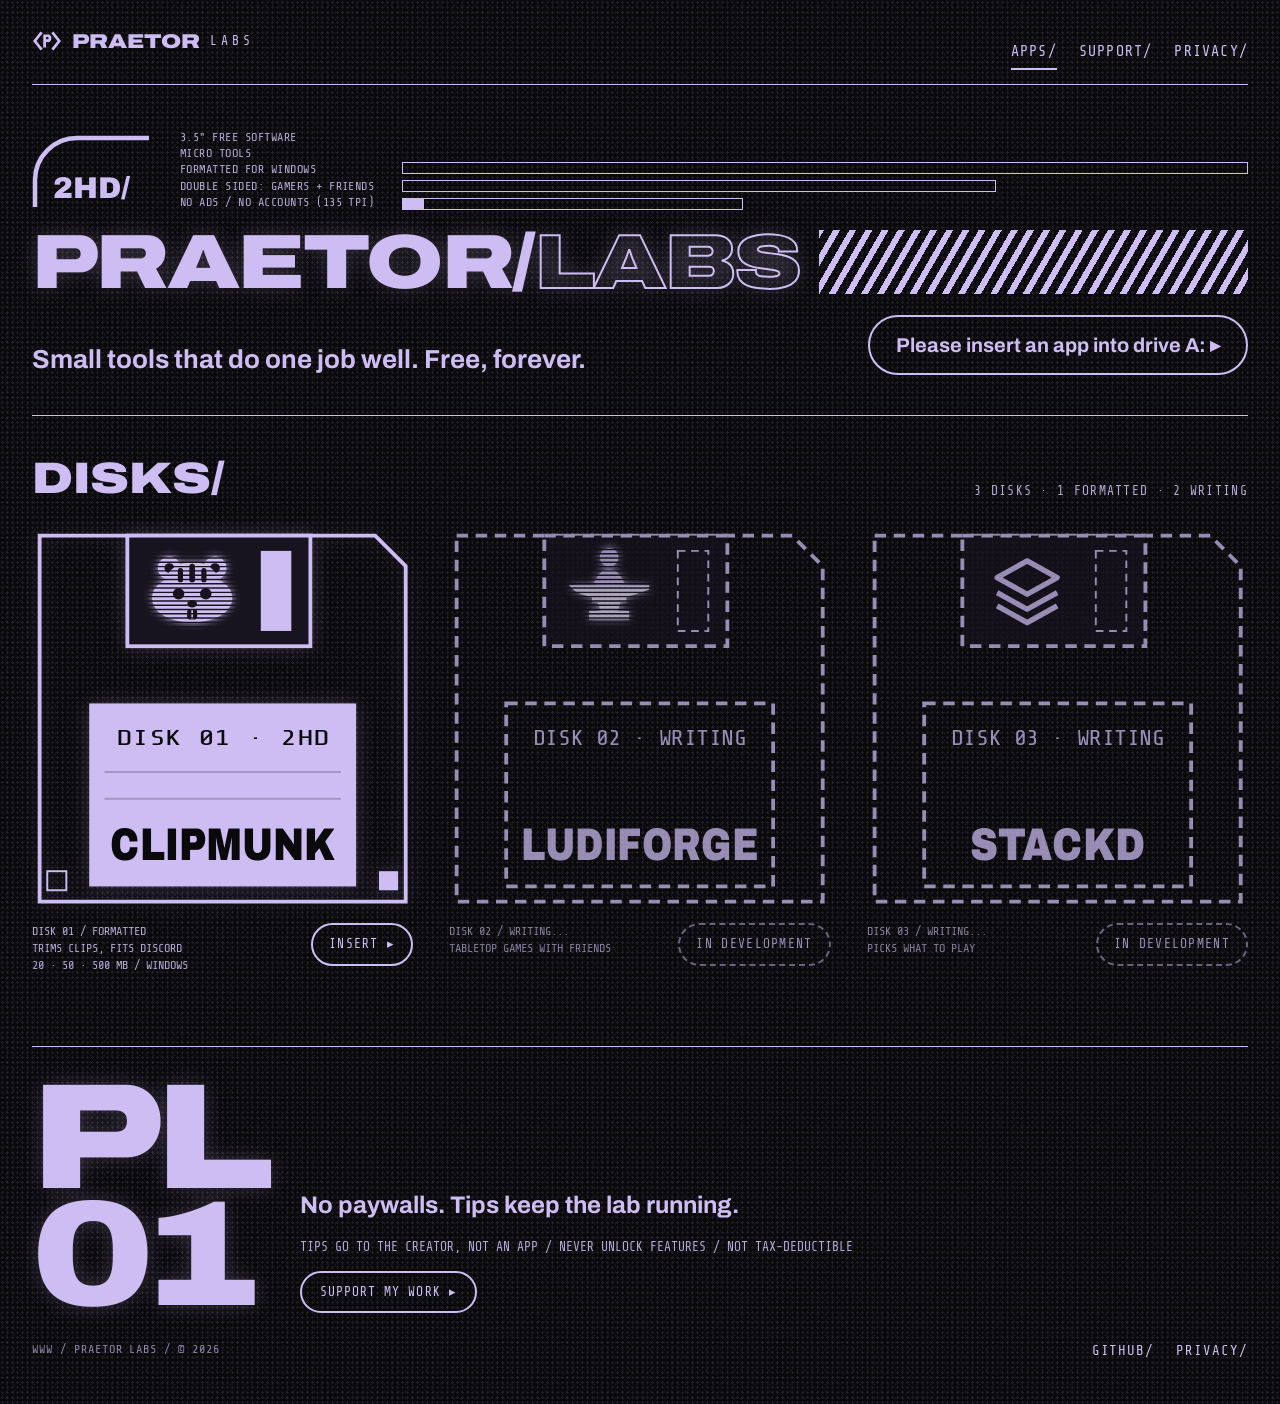
<file: index.html>
<!doctype html>
<html lang="en">
<head>
<meta charset="utf-8">
<meta name="viewport" content="width=device-width, initial-scale=1">
<title>Praetor Labs · Free Apps for Gamers</title>
<meta name="description" content="Free apps for gamers and friends, like Clipmunk, a free Discord video compressor and clip trimmer for Windows. No ads, no accounts, no paywalls.">
<meta name="theme-color" content="#0A090C">
<meta property="og:type" content="website">
<meta property="og:site_name" content="Praetor Labs">
<meta property="og:title" content="Praetor Labs">
<meta property="og:description" content="Free apps for gamers and friends, like Clipmunk, a free Discord video compressor and clip trimmer for Windows. No ads, no accounts, no paywalls.">
<meta property="og:url" content="https://praetorlabshq.com/">
<meta property="og:image" content="https://praetorlabshq.com/assets/img/share.png">
<meta property="og:image:width" content="1200">
<meta property="og:image:height" content="630">
<meta name="twitter:card" content="summary_large_image">
<link rel="canonical" href="https://praetorlabshq.com/">
<link rel="icon" type="image/svg+xml" href="/assets/img/favicon.svg">
<link rel="icon" type="image/png" sizes="32x32" href="/assets/img/favicon-32.png">
<link rel="apple-touch-icon" sizes="180x180" href="/assets/img/apple-touch-icon.png">
<link rel="stylesheet" href="/assets/css/site.css">
<style>
body{margin:0;background:#0A090C}
a{color:#CDBDF2}
.h-disk:hover .h-ins{background:#CDBDF2 !important;color:#0A090C !important}
.h-cta:hover{background:#CDBDF2 !important;color:#0A090C !important}
.h-nav a:hover{border-bottom-color:#CDBDF2 !important}
a:focus-visible{outline:2px solid #CDBDF2;outline-offset:3px}
@keyframes hm14{from{transform:translateX(0)}to{transform:translateX(16.166px)}}
@keyframes hb{50%{opacity:0}}
@keyframes hled{0%,60%,100%{opacity:1}30%,80%{opacity:.25}}
@keyframes hgrow{0%{width:6%}100%{width:100%}}
.h-disk{transition:transform .2s ease}.h-disk:hover{transform:translateY(-5px)}
@media (prefers-reduced-motion: reduce){*{animation:none !important;transition:none !important}}
</style>
<script type="application/ld+json">
{
  "@context": "https://schema.org",
  "@graph": [
    {
      "@type": "Organization",
      "name": "Praetor Labs",
      "url": "https://praetorlabshq.com/",
      "logo": "https://praetorlabshq.com/assets/img/apple-touch-icon.png",
      "sameAs": [
        "https://github.com/PraetorLabs01",
        "https://ko-fi.com/praetorlabs"
      ],
      "@id": "https://praetorlabshq.com/#org"
    },
    {
      "@type": "WebSite",
      "name": "Praetor Labs",
      "url": "https://praetorlabshq.com/",
      "publisher": {
        "@id": "https://praetorlabshq.com/#org"
      }
    }
  ]
}
</script>
</head>
<body>
<div style="background-color: #0A090C; background-image: radial-gradient(#CDBDF21C 1px, transparent 1.3px), radial-gradient(#CDBDF20E 1px, transparent 1.2px); background-size: 5px 5px, 7px 7px; background-position: 0 0, 3px 2px; color: #CDBDF2; font-family: 'Share Tech Mono', ui-monospace, monospace; font-size: 15px; line-height: 1.4; min-height: 100vh">
  <div style="max-width: 1240px; margin: 0 auto; padding: 0 32px">

    <header style="display: flex; flex-wrap: wrap; align-items: baseline; justify-content: space-between; gap: 18px; padding: 26px 0 14px; border-bottom: 1px solid #CDBDF2">
      <a href="/" style="display: flex; align-items: center; gap: 10px; text-decoration: none">
        <svg viewBox="0 0 48 48" width="30" height="30" aria-hidden="true"><path d="M14 12L4.5 24L14 36M34 12L43.5 24L34 36" fill="none" stroke="#CDBDF2" stroke-width="4.5" stroke-linecap="square"></path><path fill-rule="evenodd" d="M18 13.5H27.75L30.75 16.5V22.5L27.75 25.5H22.5V34.5H18ZM22.5 17.75V21.25H26.25V17.75Z" fill="#CDBDF2"></path></svg>
        <span style="font-family: 'Archivo', sans-serif; font-stretch: 125%; font-weight: 900; font-size: 20px">PRAETOR</span><span style="font-size: 13px; letter-spacing: .3em">LABS</span>
      </a>
      <nav class="h-nav" aria-label="Main" style="display: flex; gap: 22px; font-size: 15px; letter-spacing: .08em">
        <a href="/" aria-current="page" style="text-decoration: none; border-bottom: 2px solid #CDBDF2; padding: 6px 0">APPS/</a>
        <a href="/support.html" style="text-decoration: none; border-bottom: 2px solid transparent; padding: 6px 0">SUPPORT/</a>
        <a href="/privacy.html" style="text-decoration: none; border-bottom: 2px solid transparent; padding: 6px 0">PRIVACY/</a>
      </nav>
    </header>

    <section style="position: relative; display: flex; flex-direction: column; padding: 44px 0 40px">
      <div style="display: flex; flex-wrap: wrap; gap: 28px; align-items: end; margin-bottom: 18px">
        <svg viewBox="0 0 80 50" width="120" height="75" aria-hidden="true"><path d="M2 48V30A28 28 0 0 1 30 2H78" fill="none" stroke="#CDBDF2" stroke-width="3"></path><text x="14" y="42" font-family="Archivo, sans-serif" font-weight="900" font-size="20" fill="#CDBDF2">2HD/</text></svg>
        <div style="font-size: 12px; line-height: 1.35; letter-spacing: .04em; color: #B4A8D4">3.5" FREE SOFTWARE<br>MICRO TOOLS<br>FORMATTED FOR WINDOWS<br>DOUBLE SIDED: GAMERS + FRIENDS<br>NO ADS / NO ACCOUNTS (135 TPI)</div>
        <div style="flex: 1; min-width: 240px; display: flex; flex-direction: column; gap: 6px">
          <span style="height: 10px; border: 1px solid #CDBDF2"></span><span style="height: 10px; border: 1px solid #CDBDF2; width: 70%"></span><span style="position: relative; height: 10px; border: 1px solid #CDBDF2; width: 40%; overflow: hidden"><span style="position: absolute; left: 0; top: 0; bottom: 0; width: 6%; background: #CDBDF2; animation: hgrow 2.8s ease-in-out infinite alternate"></span></span>
        </div>
      </div>
      <div style="display: flex; align-items: center; gap: 18px">
        <h1 style="margin: 0; white-space: nowrap; font-family: 'Archivo', sans-serif; font-stretch: 125%; font-weight: 900; font-size: clamp(28px, 6vw, 88px); line-height: .9; letter-spacing: -.02em; text-shadow: 0 0 22px #CDBDF233">PRAETOR/<span style="color: transparent; -webkit-text-stroke: 2px #CDBDF2">LABS</span></h1>
        <span aria-hidden="true" style="flex: 1 1 0; min-width: 0; height: 64px; position: relative; overflow: hidden"><span style="position: absolute; top: 0; bottom: 0; left: -24px; right: -24px; background: repeating-linear-gradient(-60deg, #CDBDF2 0 6px, transparent 6px 14px); animation: hm14 1.2s linear infinite"></span></span>
      </div>
      <div style="display: flex; flex-wrap: wrap; justify-content: space-between; align-items: end; gap: 24px; margin-top: 18px">
        <p style="margin: 0; font-family: 'Archivo', sans-serif; font-weight: 700; font-size: 26px; line-height: 1.2; max-width: 22em">Small tools that do one job well. Free, forever.</p>
        <a class="h-cta" href="#apps" style="font-family: 'Archivo', sans-serif; font-weight: 700; font-size: 20px; text-decoration: none; border: 2px solid #CDBDF2; border-radius: 99px; padding: 14px 26px">Please insert an app into drive A: <span style="display: inline-block; animation: hb 1s steps(1) infinite">▸</span></a>
      </div>
    </section>

    <section id="apps" style="border-top: 1px solid #CDBDF2; padding-top: 40px">
      <div style="display: flex; justify-content: space-between; align-items: end; margin-bottom: 28px"><h2 style="margin: 0; font-family: 'Archivo', sans-serif; font-stretch: 125%; font-weight: 900; font-size: 44px; line-height: 1">DISKS/</h2><span style="font-size: 13px; letter-spacing: .1em; color: #B4A8D4">3 DISKS · 1 FORMATTED · 2 WRITING</span></div>
      <div style="display: grid; grid-template-columns: repeat(auto-fit, minmax(320px, 1fr)); gap: 36px">

        <a class="h-disk" href="/clipmunk/" style="display: flex; flex-direction: column; gap: 14px; text-decoration: none">
          <svg viewBox="0 0 200 200" style="width: 100%; height: auto; filter: drop-shadow(0 0 10px #CDBDF233)" aria-hidden="true"><path d="M4 4H180L196 20V196H4Z" fill="none" stroke="#CDBDF2" stroke-width="2"></path><rect x="50" y="4" width="96" height="58" fill="#17141F" stroke="#CDBDF2" stroke-width="2"></rect><g transform="translate(60 9) scale(.75)"><g style="filter: drop-shadow(0 0 3px #CDBDF2)"><circle cx="16" cy="16" r="8" fill="#CDBDF2"></circle><circle cx="48" cy="16" r="8" fill="#CDBDF2"></circle><circle cx="16" cy="16" r="3.4" fill="#17141F"></circle><circle cx="48" cy="16" r="3.4" fill="#17141F"></circle><path d="M32 12c10 0 17 5 18.5 12.5 6 2.2 9.5 7 9.5 12.5 0 10-12 17-28 17S4 47 4 37c0-5.5 3.5-10.3 9.5-12.5C15 17 22 12 32 12z" fill="#CDBDF2"></path><rect x="30" y="13" width="4" height="13" rx="2" fill="#17141F"></rect><rect x="22" y="16" width="3.6" height="10" rx="1.8" fill="#17141F"></rect><rect x="38.4" y="16" width="3.6" height="10" rx="1.8" fill="#17141F"></rect><circle cx="22.5" cy="34" r="4" fill="#17141F"></circle><circle cx="41.5" cy="34" r="4" fill="#17141F"></circle><ellipse cx="32" cy="41" rx="3.4" ry="2.6" fill="#17141F"></ellipse><rect x="28.5" y="45" width="7" height="7" rx="1.5" fill="#17141F"></rect><rect x="31.4" y="45" width="1.2" height="7" fill="#CDBDF2"></rect></g><path d="M0 3H64M0 6H64M0 9H64M0 12H64M0 15H64M0 18H64M0 21H64M0 24H64M0 27H64M0 30H64M0 33H64M0 36H64M0 39H64M0 42H64M0 45H64M0 48H64M0 51H64M0 54H64M0 57H64M0 60H64" stroke="#17141F" stroke-width="1"></path></g><rect x="120" y="12" width="16" height="42" fill="#CDBDF2"></rect><rect x="30" y="92" width="140" height="96" fill="#CDBDF2"></rect><path d="M38 128H162M38 142H162" stroke="#0A090C" stroke-opacity=".22"></path><text x="100" y="114" text-anchor="middle" font-family="Share Tech Mono, monospace" font-size="11" textLength="112" lengthAdjust="spacingAndGlyphs" fill="#0A090C">DISK 01 · 2HD</text><text x="100" y="174" text-anchor="middle" font-family="Archivo, sans-serif" font-weight="900" font-size="24" textLength="118" lengthAdjust="spacingAndGlyphs" fill="#0A090C">CLIPMUNK</text><rect x="8" y="180" width="10" height="10" fill="none" stroke="#CDBDF2"></rect><rect x="182" y="180" width="10" height="10" fill="#CDBDF2"></rect></svg>
          <div style="display: flex; justify-content: space-between; align-items: start; gap: 14px">
            <div style="font-size: 12px; line-height: 1.4; color: #B4A8D4">DISK 01 / FORMATTED<br>TRIMS CLIPS, FITS DISCORD<br>20 · 50 · 500 MB / WINDOWS</div>
            <span class="h-ins" style="padding: 10px 16px; border: 2px solid #CDBDF2; border-radius: 99px; font-size: 13px; letter-spacing: .1em">INSERT ▸</span>
          </div>
        </a>

        <div style="display: flex; flex-direction: column; gap: 14px; opacity: .72">
          <svg viewBox="0 0 200 200" style="width: 100%; height: auto" aria-hidden="true"><path d="M4 4H180L196 20V196H4Z" fill="none" stroke="#CDBDF2" stroke-width="2" stroke-dasharray="6 4"></path><rect x="50" y="4" width="96" height="58" fill="#17141F" stroke="#CDBDF2" stroke-width="2" stroke-dasharray="6 4"></rect><g transform="translate(60 9) scale(.75)"><g style="filter: drop-shadow(0 0 3px #CDBDF2)"><circle cx="32" cy="8.5" r="6.5" fill="#CDBDF2"></circle><path d="M21 27.2C24 20.5 27 17 32 17C37 17 40 20.5 43 27.2Z" fill="#CDBDF2"></path><path d="M4 28H60V31C54 33 50 35 44 36V40H20V36C12 35 7 32 4 28Z" fill="#E4DAFA"></path><path d="M24 40H40L38 46H26Z" fill="#E4DAFA"></path><path d="M18 46H46V52H18Z" fill="#E4DAFA"></path></g><path d="M0 3H64M0 6H64M0 9H64M0 12H64M0 15H64M0 18H64M0 21H64M0 24H64M0 27H64M0 30H64M0 33H64M0 36H64M0 39H64M0 42H64M0 45H64M0 48H64M0 51H64M0 54H64M0 57H64M0 60H64" stroke="#17141F" stroke-width="1"></path></g><rect x="120" y="12" width="16" height="42" fill="none" stroke="#CDBDF2" stroke-dasharray="4 3"></rect><rect x="30" y="92" width="140" height="96" fill="none" stroke="#CDBDF2" stroke-width="2" stroke-dasharray="6 4"></rect><text x="100" y="114" text-anchor="middle" font-family="Share Tech Mono, monospace" font-size="11" textLength="112" lengthAdjust="spacingAndGlyphs" fill="#CDBDF2">DISK 02 · WRITING</text><text x="100" y="174" text-anchor="middle" font-family="Archivo, sans-serif" font-weight="900" font-size="24" textLength="124" lengthAdjust="spacingAndGlyphs" fill="#CDBDF2">LUDIFORGE</text></svg>
          <div style="display: flex; justify-content: space-between; align-items: start; gap: 14px">
            <div style="font-size: 12px; line-height: 1.4; color: #B4A8D4">DISK 02 / WRITING...<br>TABLETOP GAMES WITH FRIENDS</div>
            <span style="padding: 10px 16px; border: 2px dashed #8F84AA; border-radius: 99px; font-size: 13px; letter-spacing: .1em">IN DEVELOPMENT</span>
          </div>
        </div>

        <div style="display: flex; flex-direction: column; gap: 14px; opacity: .72">
          <svg viewBox="0 0 200 200" style="width: 100%; height: auto" aria-hidden="true"><path d="M4 4H180L196 20V196H4Z" fill="none" stroke="#CDBDF2" stroke-width="2" stroke-dasharray="6 4"></path><rect x="50" y="4" width="96" height="58" fill="#17141F" stroke="#CDBDF2" stroke-width="2" stroke-dasharray="6 4"></rect><g transform="translate(63 12) scale(1.75)" fill="none" stroke="#CDBDF2" stroke-width="1.6" stroke-linejoin="round"><path d="M12 3l9 5-9 5-9-5z"></path><path d="M3 12.5l9 5 9-5M3 16.5l9 5 9-5"></path></g><rect x="120" y="12" width="16" height="42" fill="none" stroke="#CDBDF2" stroke-dasharray="4 3"></rect><rect x="30" y="92" width="140" height="96" fill="none" stroke="#CDBDF2" stroke-width="2" stroke-dasharray="6 4"></rect><text x="100" y="114" text-anchor="middle" font-family="Share Tech Mono, monospace" font-size="11" textLength="112" lengthAdjust="spacingAndGlyphs" fill="#CDBDF2">DISK 03 · WRITING</text><text x="100" y="174" text-anchor="middle" font-family="Archivo, sans-serif" font-weight="900" font-size="24" textLength="92" lengthAdjust="spacingAndGlyphs" fill="#CDBDF2">STACKD</text></svg>
          <div style="display: flex; justify-content: space-between; align-items: start; gap: 14px">
            <div style="font-size: 12px; line-height: 1.4; color: #B4A8D4">DISK 03 / WRITING...<br>PICKS WHAT TO PLAY</div>
            <span style="padding: 10px 16px; border: 2px dashed #8F84AA; border-radius: 99px; font-size: 13px; letter-spacing: .1em">IN DEVELOPMENT</span>
          </div>
        </div>
      </div>
    </section>

    <section style="margin-top: 72px; display: grid; grid-template-columns: auto 1fr; gap: 32px; align-items: end; border-top: 1px solid #CDBDF2; padding-top: 32px">
      <div aria-hidden="true" style="font-family: 'Archivo', sans-serif; font-stretch: 125%; font-weight: 900; font-size: 150px; line-height: .78; letter-spacing: -.04em; text-shadow: 0 0 22px #CDBDF233">PL<br>01</div>
      <div style="display: flex; flex-direction: column; gap: 14px">
        <div style="font-family: 'Archivo', sans-serif; font-weight: 700; font-size: 24px">No paywalls. Tips keep the lab running.</div>
        <div style="font-size: 13px; line-height: 1.5; color: #B4A8D4">TIPS GO TO THE CREATOR, NOT AN APP / NEVER UNLOCK FEATURES / NOT TAX-DEDUCTIBLE</div>
        <div style="display: flex; gap: 12px; font-size: 13px; letter-spacing: .08em"><a href="/support.html" class="h-cta" style="padding: 10px 18px; border: 2px solid #CDBDF2; border-radius: 99px; text-decoration: none">SUPPORT MY WORK ▸</a></div>
      </div>
    </section>

    <footer style="display: flex; flex-wrap: wrap; justify-content: space-between; gap: 18px; padding: 28px 0 44px; font-size: 12px; letter-spacing: .08em; color: #8F84AA">
      <span>WWW / PRAETOR LABS / © 2026</span>
      <span style="display: flex; gap: 22px; font-size: 14px"><a href="https://github.com/PraetorLabs01" style="text-decoration: none">GITHUB/</a><a href="/privacy.html" style="text-decoration: none">PRIVACY/</a></span>
    </footer>
  </div>
</div>
</body>
</html>
</file>
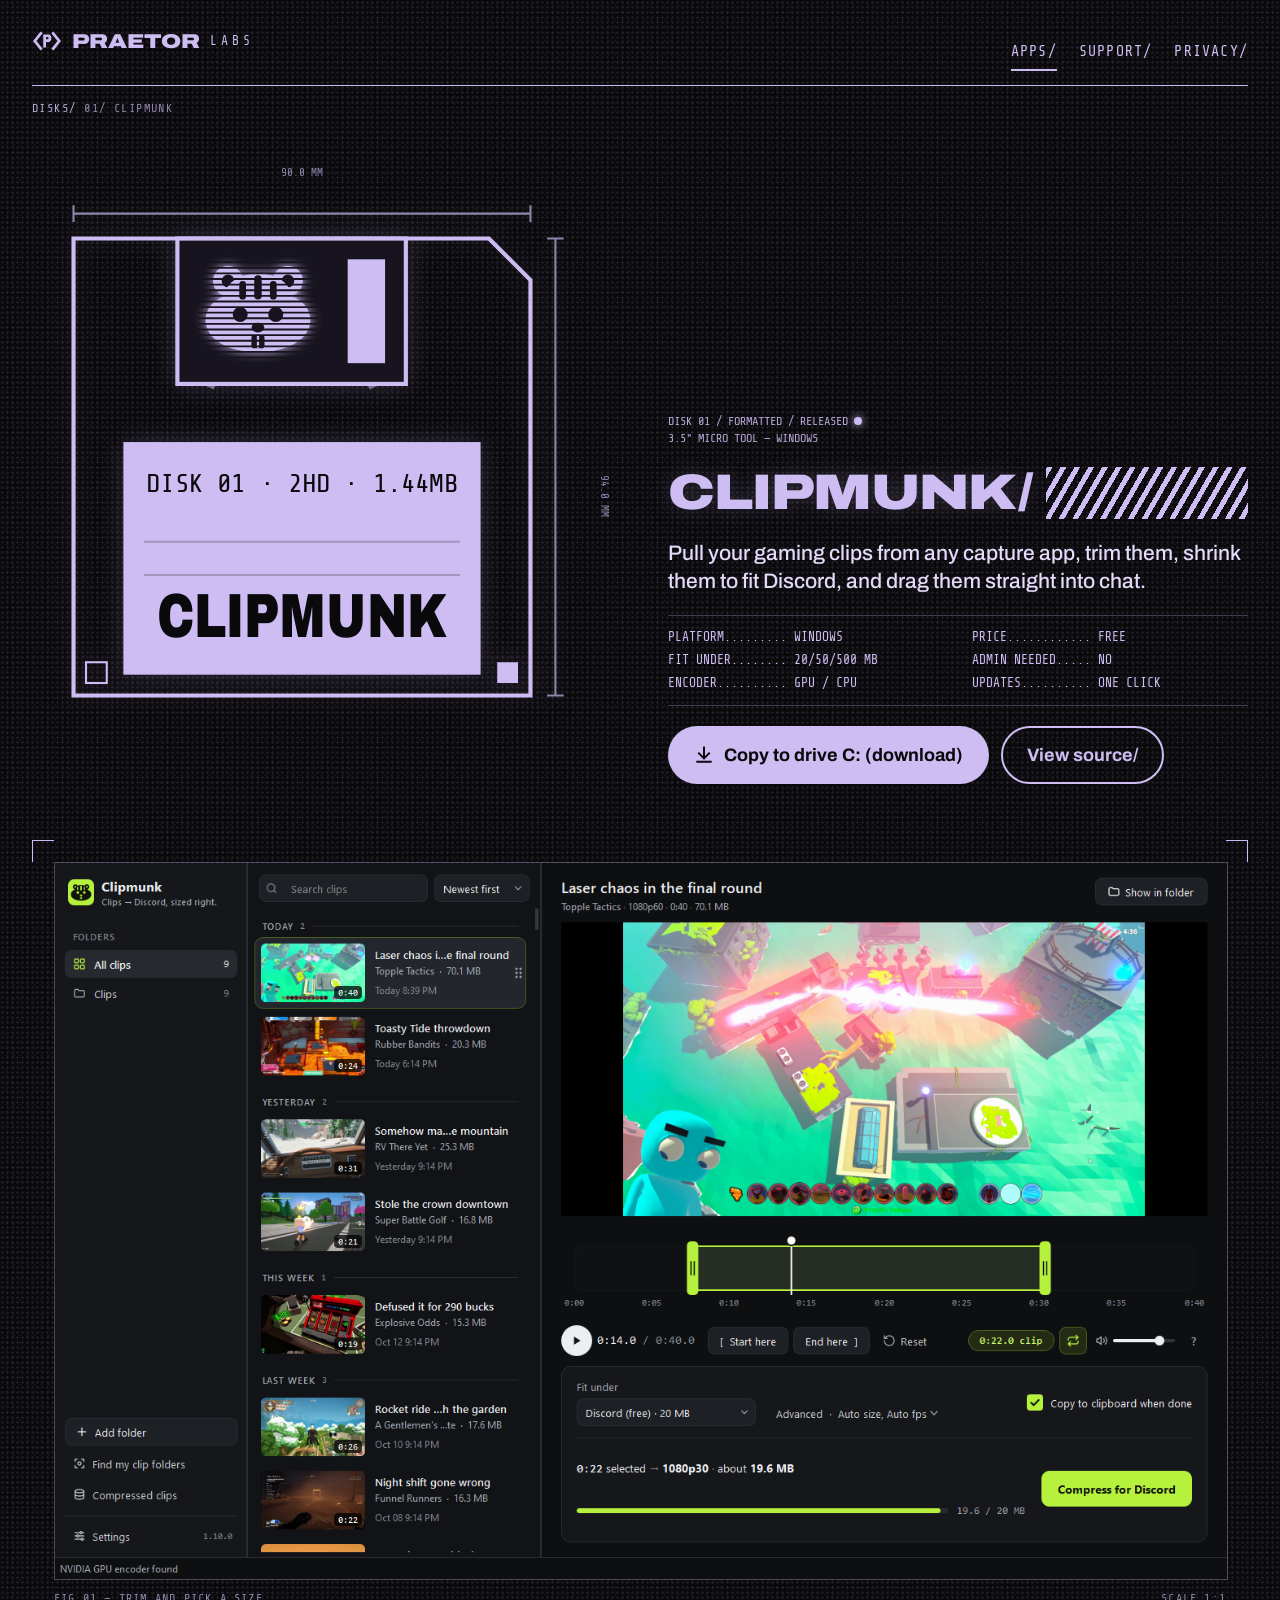
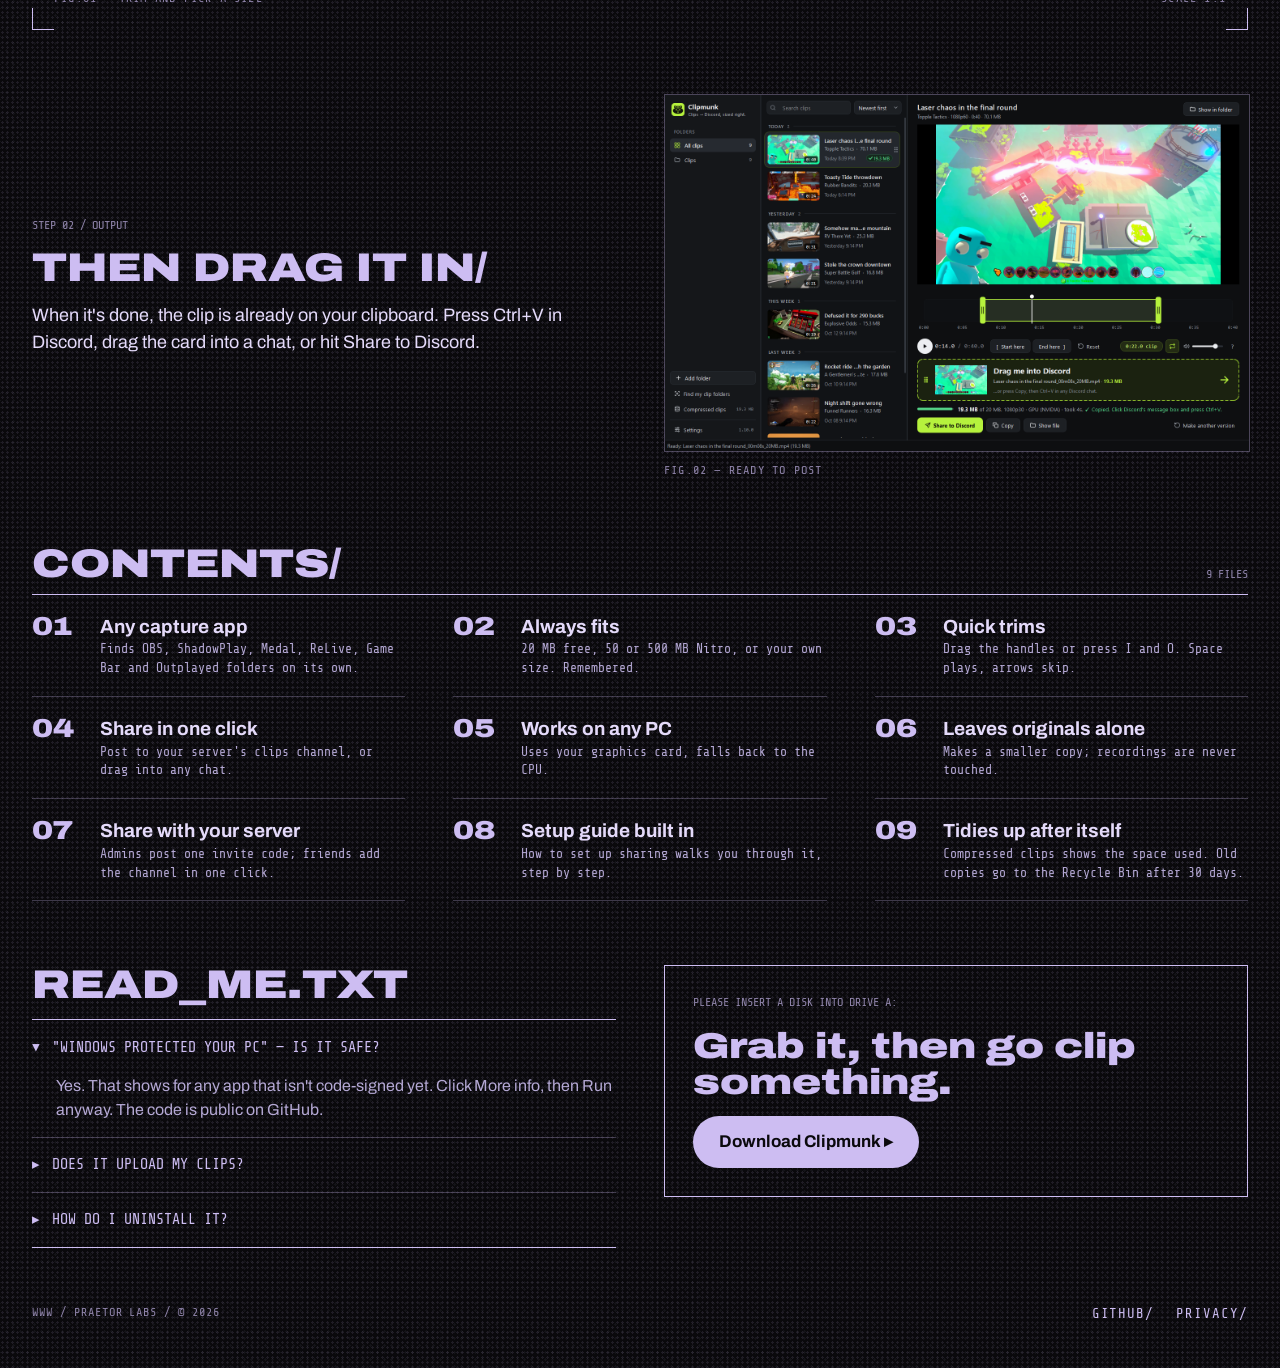
<file: clipmunk/index.html>
<!doctype html>
<html lang="en">
<head>
<meta charset="utf-8">
<meta name="viewport" content="width=device-width, initial-scale=1">
<title>Clipmunk · Free Discord Video Compressor &amp; Clip Trimmer for Windows</title>
<meta name="description" content="Compress video for Discord free. Clipmunk trims your gaming clips, shrinks them to fit Discord, and lets you drag them straight into chat. Free for Windows.">
<meta name="theme-color" content="#0A090C">
<meta property="og:type" content="website">
<meta property="og:site_name" content="Praetor Labs">
<meta property="og:title" content="Clipmunk · Praetor Labs">
<meta property="og:description" content="Trim your gaming clips, shrink them to fit Discord, and drag them straight into chat. Free for Windows.">
<meta property="og:url" content="https://praetorlabshq.com/clipmunk/">
<meta property="og:image" content="https://praetorlabshq.com/clipmunk/img/og.png">
<meta property="og:image:width" content="1200">
<meta property="og:image:height" content="630">
<meta name="twitter:card" content="summary_large_image">
<link rel="canonical" href="https://praetorlabshq.com/clipmunk/">
<link rel="icon" type="image/svg+xml" href="/assets/img/favicon.svg">
<link rel="icon" type="image/png" sizes="32x32" href="/assets/img/favicon-32.png">
<link rel="apple-touch-icon" sizes="180x180" href="/assets/img/apple-touch-icon.png">
<link rel="stylesheet" href="/assets/css/site.css">
<style>
body{margin:0;background:#0A090C}
a{color:#CDBDF2}
.h-cta:hover{background:#CDBDF2 !important;color:#0A090C !important}
.h-solid:hover{background:#E4DAFA !important}
.h-nav a:hover{border-bottom-color:#CDBDF2 !important}
a:focus-visible,summary:focus-visible{outline:2px solid #CDBDF2;outline-offset:3px}
summary{cursor:pointer;list-style:none}
summary::-webkit-details-marker{display:none}
details[open] .h-tg{transform:rotate(90deg)}
@keyframes hm12{from{transform:translateX(0)}to{transform:translateX(13.856px)}}
@keyframes hled{0%,60%,100%{opacity:1}30%,80%{opacity:.25}}
@keyframes hbob{0%,100%{transform:translateY(0)}50%{transform:translateY(3px)}}
@keyframes hshut{0%,30%,100%{transform:translateX(0)}45%,85%{transform:translateX(30px)}}
@media (prefers-reduced-motion: reduce){*{animation:none !important;transition:none !important}}
</style>
<script type="application/ld+json">
{
  "@context": "https://schema.org",
  "@type": "SoftwareApplication",
  "name": "Clipmunk",
  "description": "Trim your gaming clips, shrink them to fit Discord, and drag them straight into chat.",
  "url": "https://praetorlabshq.com/clipmunk/",
  "downloadUrl": "https://github.com/PraetorLabs01/Clipmunk/releases/latest",
  "applicationCategory": "MultimediaApplication",
  "operatingSystem": "Windows 10, Windows 11",
  "screenshot": "https://praetorlabshq.com/clipmunk/img/shot-main.png",
  "license": "https://www.gnu.org/licenses/gpl-3.0.html",
  "isAccessibleForFree": true,
  "offers": {
    "@type": "Offer",
    "price": "0",
    "priceCurrency": "USD"
  },
  "publisher": {
    "@type": "Organization",
    "name": "Praetor Labs",
    "url": "https://praetorlabshq.com/",
    "logo": "https://praetorlabshq.com/assets/img/apple-touch-icon.png",
    "sameAs": [
      "https://github.com/PraetorLabs01",
      "https://ko-fi.com/praetorlabs"
    ]
  }
}
</script>
</head>
<body>
<div style="background-color: #0A090C; background-image: radial-gradient(#CDBDF21C 1px, transparent 1.3px), radial-gradient(#CDBDF20E 1px, transparent 1.2px); background-size: 5px 5px, 7px 7px; background-position: 0 0, 3px 2px; color: #CDBDF2; font-family: 'Share Tech Mono', ui-monospace, monospace; font-size: 15px; line-height: 1.45; min-height: 100vh">
  <div style="max-width: 1240px; margin: 0 auto; padding: 0 32px">

    <header style="display: flex; flex-wrap: wrap; align-items: baseline; justify-content: space-between; gap: 18px; padding: 26px 0 14px; border-bottom: 1px solid #CDBDF2">
      <a href="/" style="display: flex; align-items: center; gap: 10px; text-decoration: none">
        <svg viewBox="0 0 48 48" width="30" height="30" aria-hidden="true"><path d="M14 12L4.5 24L14 36M34 12L43.5 24L34 36" fill="none" stroke="#CDBDF2" stroke-width="4.5" stroke-linecap="square"></path><path fill-rule="evenodd" d="M18 13.5H27.75L30.75 16.5V22.5L27.75 25.5H22.5V34.5H18ZM22.5 17.75V21.25H26.25V17.75Z" fill="#CDBDF2"></path></svg>
        <span style="font-family: 'Archivo', sans-serif; font-stretch: 125%; font-weight: 900; font-size: 20px">PRAETOR</span><span style="font-size: 13px; letter-spacing: .3em">LABS</span>
      </a>
      <nav class="h-nav" aria-label="Main" style="display: flex; gap: 22px; font-size: 15px; letter-spacing: .08em">
        <a href="/" style="text-decoration: none; border-bottom: 2px solid #CDBDF2; padding: 6px 0">APPS/</a>
        <a href="/support.html" style="text-decoration: none; border-bottom: 2px solid transparent; padding: 6px 0">SUPPORT/</a>
        <a href="/privacy.html" style="text-decoration: none; border-bottom: 2px solid transparent; padding: 6px 0">PRIVACY/</a>
      </nav>
    </header>
    <div style="padding: 14px 0 0; font-size: 12px; letter-spacing: .12em; color: #8F84AA"><a href="/" style="text-decoration: none; color: #B4A8D4">DISKS/</a> 01/ CLIPMUNK</div>

    <section style="display: grid; grid-template-columns: repeat(auto-fit, minmax(420px, 1fr)); gap: 56px; padding: 48px 0 56px; align-items: end">
      <figure style="position: relative; margin: 0; padding: 32px 40px 40px 0">
        <svg viewBox="0 0 260 260" style="width: 100%; height: auto; filter: drop-shadow(0 0 12px #CDBDF22E)" aria-hidden="true">
          <path d="M20 20H220L240 40V240H20Z" fill="none" stroke="#CDBDF2" stroke-width="2"></path>
          <rect x="70" y="20" width="110" height="70" fill="#0A090C"></rect>
          <path d="M82 90A48 48 0 0 1 168 90" fill="none" stroke="#CDBDF2" stroke-opacity=".5" stroke-width="12"></path>
          <g style="animation: hshut 7s ease-in-out infinite">
          <rect x="70" y="20" width="110" height="70" fill="#17141F" stroke="#CDBDF2" stroke-width="2"></rect>
          <g transform="translate(80 26) scale(.9)"><g style="filter: drop-shadow(0 0 3px #CDBDF2)"><circle cx="16" cy="16" r="8" fill="#CDBDF2"></circle><circle cx="48" cy="16" r="8" fill="#CDBDF2"></circle><circle cx="16" cy="16" r="3.4" fill="#17141F"></circle><circle cx="48" cy="16" r="3.4" fill="#17141F"></circle><path d="M32 12c10 0 17 5 18.5 12.5 6 2.2 9.5 7 9.5 12.5 0 10-12 17-28 17S4 47 4 37c0-5.5 3.5-10.3 9.5-12.5C15 17 22 12 32 12z" fill="#CDBDF2"></path><rect x="30" y="13" width="4" height="13" rx="2" fill="#17141F"></rect><rect x="22" y="16" width="3.6" height="10" rx="1.8" fill="#17141F"></rect><rect x="38.4" y="16" width="3.6" height="10" rx="1.8" fill="#17141F"></rect><circle cx="22.5" cy="34" r="4" fill="#17141F"></circle><circle cx="41.5" cy="34" r="4" fill="#17141F"></circle><ellipse cx="32" cy="41" rx="3.4" ry="2.6" fill="#17141F"></ellipse><rect x="28.5" y="45" width="7" height="7" rx="1.5" fill="#17141F"></rect><rect x="31.4" y="45" width="1.2" height="7" fill="#CDBDF2"></rect></g><path d="M0 3H64M0 6H64M0 9H64M0 12H64M0 15H64M0 18H64M0 21H64M0 24H64M0 27H64M0 30H64M0 33H64M0 36H64M0 39H64M0 42H64M0 45H64M0 48H64M0 51H64M0 54H64M0 57H64M0 60H64" stroke="#17141F" stroke-width="1"></path></g>
          <rect x="152" y="30" width="18" height="50" fill="#CDBDF2"></rect>
          </g>
          <rect x="44" y="118" width="172" height="112" fill="#CDBDF2"></rect>
          <path d="M54 166H206M54 182H206" stroke="#0A090C" stroke-opacity=".22"></path>
          <text x="130" y="142" text-anchor="middle" font-family="Share Tech Mono, monospace" font-size="12" textLength="150" lengthAdjust="spacingAndGlyphs" fill="#0A090C">DISK 01 · 2HD · 1.44MB</text>
          <text x="130" y="212" text-anchor="middle" font-family="Archivo, sans-serif" font-weight="900" font-size="30" textLength="140" lengthAdjust="spacingAndGlyphs" fill="#0A090C">CLIPMUNK</text>
          <rect x="26" y="224" width="10" height="10" fill="none" stroke="#CDBDF2"></rect><rect x="224" y="224" width="10" height="10" fill="#CDBDF2"></rect>
          <path d="M20 8H240M20 4V12M240 4V12" stroke="#8F84AA"></path>
          <path d="M252 20V240M248 20H256M248 240H256" stroke="#8F84AA"></path>
        </svg>
        <figcaption style="position: absolute; top: 0; left: 0; right: 40px; text-align: center; font-size: 11px; color: #8F84AA">90.0 MM</figcaption>
        <span style="position: absolute; right: 0; top: 50%; font-size: 11px; color: #8F84AA; writing-mode: vertical-rl">94.0 MM</span>
      </figure>
      <div style="display: flex; flex-direction: column; gap: 20px">
        <div style="font-size: 12px; line-height: 1.4; color: #B4A8D4">DISK 01 / FORMATTED / RELEASED <span style="display: inline-block; width: 8px; height: 8px; border-radius: 50%; background: #CDBDF2; box-shadow: 0 0 8px #CDBDF2; animation: hled 1.1s infinite"></span><br>3.5" MICRO TOOL — WINDOWS</div>
        <div style="display: flex; align-items: center; gap: 14px">
          <h1 style="margin: 0; font-family: 'Archivo', sans-serif; font-stretch: 125%; font-weight: 900; font-size: clamp(30px, 3.9vw, 54px); line-height: .9; letter-spacing: -.02em; white-space: nowrap; text-shadow: 0 0 22px #CDBDF233">CLIPMUNK/</h1>
          <span aria-hidden="true" style="flex: 1 1 0; min-width: 0; height: 52px; position: relative; overflow: hidden"><span style="position: absolute; top: 0; bottom: 0; left: -24px; right: -24px; background: repeating-linear-gradient(-60deg, #CDBDF2 0 5px, transparent 5px 12px); animation: hm12 1.2s linear infinite"></span></span>
        </div>
        <p style="margin: 0; font-family: 'Archivo', sans-serif; font-weight: 500; font-size: 21px; line-height: 1.35; color: #E4DAFA">Pull your gaming clips from any capture app, trim them, shrink them to fit Discord, and drag them straight into chat.</p>
        <div style="display: grid; grid-template-columns: 1fr 1fr; gap: 4px 28px; font-size: 13px; border-top: 1px solid #CDBDF244; border-bottom: 1px solid #CDBDF244; padding: 12px 0">
          <span>PLATFORM......... WINDOWS</span><span>PRICE............ FREE</span>
          <span>FIT UNDER........ 20/50/500 MB</span><span>ADMIN NEEDED..... NO</span>
          <span>ENCODER.......... GPU / CPU</span><span>UPDATES.......... ONE CLICK</span>
        </div>
        <div style="display: flex; flex-wrap: wrap; gap: 12px">
          <a class="h-solid" href="https://github.com/PraetorLabs01/Clipmunk/releases/latest/download/Clipmunk-Setup.exe" style="display: inline-flex; align-items: center; gap: 10px; min-height: 54px; padding: 0 26px; background: #CDBDF2; color: #0A090C; border-radius: 99px; font-family: 'Archivo', sans-serif; font-weight: 700; font-size: 18px; text-decoration: none"><svg viewBox="0 0 24 24" width="20" height="20" fill="none" stroke="currentColor" stroke-width="2.4" stroke-linecap="square" aria-hidden="true" style="animation: hbob 1.4s ease-in-out infinite"><path d="M12 3v12M6 10l6 6 6-6M4 20h16"></path></svg>Copy to drive C: (download)</a>
          <a class="h-cta" href="https://github.com/PraetorLabs01/Clipmunk" style="display: inline-flex; align-items: center; min-height: 54px; padding: 0 24px; border: 2px solid #CDBDF2; border-radius: 99px; font-family: 'Archivo', sans-serif; font-weight: 700; font-size: 18px; text-decoration: none">View source/</a>
        </div>
      </div>
    </section>

    <figure style="position: relative; margin: 0; padding: 22px">
      <span aria-hidden="true" style="position: absolute; top: 0; left: 0; width: 22px; height: 1px; background: #CDBDF2"></span><span aria-hidden="true" style="position: absolute; top: 0; left: 0; width: 1px; height: 22px; background: #CDBDF2"></span>
      <span aria-hidden="true" style="position: absolute; top: 0; right: 0; width: 22px; height: 1px; background: #CDBDF2"></span><span aria-hidden="true" style="position: absolute; top: 0; right: 0; width: 1px; height: 22px; background: #CDBDF2"></span>
      <span aria-hidden="true" style="position: absolute; bottom: 0; left: 0; width: 22px; height: 1px; background: #CDBDF2"></span><span aria-hidden="true" style="position: absolute; bottom: 0; left: 0; width: 1px; height: 22px; background: #CDBDF2"></span>
      <span aria-hidden="true" style="position: absolute; bottom: 0; right: 0; width: 22px; height: 1px; background: #CDBDF2"></span><span aria-hidden="true" style="position: absolute; bottom: 0; right: 0; width: 1px; height: 22px; background: #CDBDF2"></span>
      <img src="/clipmunk/img/shot-main.png" alt="Clipmunk with a gameplay clip open, the trim handles set to 22 seconds and the Fit under picker on Discord free, 20 MB" style="display: block; width: 100%; height: auto; border: 1px solid #CDBDF255">
      <figcaption style="display: flex; justify-content: space-between; padding-top: 10px; font-size: 12px; letter-spacing: .1em; color: #8F84AA"><span>FIG.01 — TRIM AND PICK A SIZE</span><span>SCALE 1:1</span></figcaption>
    </figure>

    <section style="display: grid; grid-template-columns: repeat(auto-fit, minmax(340px, 1fr)); gap: 48px; align-items: center; padding: 64px 0 0">
      <div style="display: flex; flex-direction: column; gap: 14px">
        <div style="font-size: 12px; color: #8F84AA">STEP 02 / OUTPUT</div>
        <h2 style="margin: 0; font-family: 'Archivo', sans-serif; font-stretch: 125%; font-weight: 900; font-size: 40px; line-height: 1">THEN DRAG IT IN/</h2>
        <p style="margin: 0; font-family: 'Archivo', sans-serif; font-size: 18px; line-height: 1.5; color: #E4DAFA">When it's done, the clip is already on your clipboard. Press Ctrl+V in Discord, drag the card into a chat, or hit Share to Discord.</p>
      </div>
      <figure style="margin: 0">
        <img src="/clipmunk/img/shot-ready.png" alt="A finished gameplay clip ready to post, with Drag me into Discord, Share to Discord, Copy and Show file buttons" style="display: block; width: 100%; height: auto; border: 1px solid #CDBDF255">
        <figcaption style="padding-top: 10px; font-size: 12px; letter-spacing: .1em; color: #8F84AA">FIG.02 — READY TO POST</figcaption>
      </figure>
    </section>

    <section style="padding: 64px 0 0">
      <div style="display: flex; justify-content: space-between; align-items: end; border-bottom: 1px solid #CDBDF2; padding-bottom: 10px"><h2 style="margin: 0; font-family: 'Archivo', sans-serif; font-stretch: 125%; font-weight: 900; font-size: 40px; line-height: 1">CONTENTS/</h2><span style="font-size: 12px; color: #8F84AA">9 FILES</span></div>
      <div style="display: grid; grid-template-columns: repeat(auto-fit, minmax(340px, 1fr)); column-gap: 48px">
        <div style="display: grid; grid-template-columns: 54px 1fr; gap: 6px 14px; padding: 18px 0; border-bottom: 1px solid #CDBDF244"><span style="font-family: 'Archivo', sans-serif; font-stretch: 125%; font-weight: 900; font-size: 26px; line-height: 1">01</span><div><div style="font-family: 'Archivo', sans-serif; font-weight: 700; font-size: 19px; color: #E4DAFA">Any capture app</div><div style="font-size: 13px; color: #B4A8D4">Finds OBS, ShadowPlay, Medal, ReLive, Game Bar and Outplayed folders on its own.</div></div></div>
        <div style="display: grid; grid-template-columns: 54px 1fr; gap: 6px 14px; padding: 18px 0; border-bottom: 1px solid #CDBDF244"><span style="font-family: 'Archivo', sans-serif; font-stretch: 125%; font-weight: 900; font-size: 26px; line-height: 1">02</span><div><div style="font-family: 'Archivo', sans-serif; font-weight: 700; font-size: 19px; color: #E4DAFA">Always fits</div><div style="font-size: 13px; color: #B4A8D4">20 MB free, 50 or 500 MB Nitro, or your own size. Remembered.</div></div></div>
        <div style="display: grid; grid-template-columns: 54px 1fr; gap: 6px 14px; padding: 18px 0; border-bottom: 1px solid #CDBDF244"><span style="font-family: 'Archivo', sans-serif; font-stretch: 125%; font-weight: 900; font-size: 26px; line-height: 1">03</span><div><div style="font-family: 'Archivo', sans-serif; font-weight: 700; font-size: 19px; color: #E4DAFA">Quick trims</div><div style="font-size: 13px; color: #B4A8D4">Drag the handles or press I and O. Space plays, arrows skip.</div></div></div>
        <div style="display: grid; grid-template-columns: 54px 1fr; gap: 6px 14px; padding: 18px 0; border-bottom: 1px solid #CDBDF244"><span style="font-family: 'Archivo', sans-serif; font-stretch: 125%; font-weight: 900; font-size: 26px; line-height: 1">04</span><div><div style="font-family: 'Archivo', sans-serif; font-weight: 700; font-size: 19px; color: #E4DAFA">Share in one click</div><div style="font-size: 13px; color: #B4A8D4">Post to your server's clips channel, or drag into any chat.</div></div></div>
        <div style="display: grid; grid-template-columns: 54px 1fr; gap: 6px 14px; padding: 18px 0; border-bottom: 1px solid #CDBDF244"><span style="font-family: 'Archivo', sans-serif; font-stretch: 125%; font-weight: 900; font-size: 26px; line-height: 1">05</span><div><div style="font-family: 'Archivo', sans-serif; font-weight: 700; font-size: 19px; color: #E4DAFA">Works on any PC</div><div style="font-size: 13px; color: #B4A8D4">Uses your graphics card, falls back to the CPU.</div></div></div>
        <div style="display: grid; grid-template-columns: 54px 1fr; gap: 6px 14px; padding: 18px 0; border-bottom: 1px solid #CDBDF244"><span style="font-family: 'Archivo', sans-serif; font-stretch: 125%; font-weight: 900; font-size: 26px; line-height: 1">06</span><div><div style="font-family: 'Archivo', sans-serif; font-weight: 700; font-size: 19px; color: #E4DAFA">Leaves originals alone</div><div style="font-size: 13px; color: #B4A8D4">Makes a smaller copy; recordings are never touched.</div></div></div>
        <div style="display: grid; grid-template-columns: 54px 1fr; gap: 6px 14px; padding: 18px 0; border-bottom: 1px solid #CDBDF244"><span style="font-family: 'Archivo', sans-serif; font-stretch: 125%; font-weight: 900; font-size: 26px; line-height: 1">07</span><div><div style="font-family: 'Archivo', sans-serif; font-weight: 700; font-size: 19px; color: #E4DAFA">Share with your server</div><div style="font-size: 13px; color: #B4A8D4">Admins post one invite code; friends add the channel in one click.</div></div></div>
        <div style="display: grid; grid-template-columns: 54px 1fr; gap: 6px 14px; padding: 18px 0; border-bottom: 1px solid #CDBDF244"><span style="font-family: 'Archivo', sans-serif; font-stretch: 125%; font-weight: 900; font-size: 26px; line-height: 1">08</span><div><div style="font-family: 'Archivo', sans-serif; font-weight: 700; font-size: 19px; color: #E4DAFA">Setup guide built in</div><div style="font-size: 13px; color: #B4A8D4">How to set up sharing walks you through it, step by step.</div></div></div>
        <div style="display: grid; grid-template-columns: 54px 1fr; gap: 6px 14px; padding: 18px 0; border-bottom: 1px solid #CDBDF244"><span style="font-family: 'Archivo', sans-serif; font-stretch: 125%; font-weight: 900; font-size: 26px; line-height: 1">09</span><div><div style="font-family: 'Archivo', sans-serif; font-weight: 700; font-size: 19px; color: #E4DAFA">Tidies up after itself</div><div style="font-size: 13px; color: #B4A8D4">Compressed clips shows the space used. Old copies go to the Recycle Bin after 30 days.</div></div></div>
      </div>
    </section>

    <section style="display: grid; grid-template-columns: repeat(auto-fit, minmax(380px, 1fr)); gap: 48px; padding: 64px 0 0; align-items: start">
      <div>
        <h2 style="margin: 0 0 14px; font-family: 'Archivo', sans-serif; font-stretch: 125%; font-weight: 900; font-size: 40px; line-height: 1">READ_ME.TXT</h2>
        <details open style="border-top: 1px solid #CDBDF2"><summary style="display: flex; gap: 12px; align-items: center; min-height: 54px; font-size: 15px"><span class="h-tg" style="transition: transform .15s">▸</span>"WINDOWS PROTECTED YOUR PC" — IS IT SAFE?</summary><p style="margin: 0 0 16px 24px; color: #B4A8D4; font-family: 'Archivo', sans-serif; font-size: 16px">Yes. That shows for any app that isn't code-signed yet. Click More info, then Run anyway. The code is public on GitHub.</p></details>
        <details style="border-top: 1px solid #CDBDF244"><summary style="display: flex; gap: 12px; align-items: center; min-height: 54px; font-size: 15px"><span class="h-tg" style="transition: transform .15s">▸</span>DOES IT UPLOAD MY CLIPS?</summary><p style="margin: 0 0 16px 24px; color: #B4A8D4; font-family: 'Archivo', sans-serif; font-size: 16px">No. Clips stay on your PC unless you press Share to Discord.</p></details>
        <details style="border-top: 1px solid #CDBDF244; border-bottom: 1px solid #CDBDF2"><summary style="display: flex; gap: 12px; align-items: center; min-height: 54px; font-size: 15px"><span class="h-tg" style="transition: transform .15s">▸</span>HOW DO I UNINSTALL IT?</summary><p style="margin: 0 0 16px 24px; color: #B4A8D4; font-family: 'Archivo', sans-serif; font-size: 16px">Windows Settings → Apps → Clipmunk → Uninstall.</p></details>
      </div>
      <div style="border: 1px solid #CDBDF2; padding: 28px; display: flex; flex-direction: column; gap: 16px">
        <div style="font-size: 12px; color: #8F84AA">PLEASE INSERT A DISK INTO DRIVE A:</div>
        <div style="font-family: 'Archivo', sans-serif; font-stretch: 125%; font-weight: 900; font-size: 36px; line-height: 1">Grab it, then go clip something.</div>
        <a class="h-solid" href="https://github.com/PraetorLabs01/Clipmunk/releases/latest/download/Clipmunk-Setup.exe" style="align-self: flex-start; display: inline-flex; align-items: center; min-height: 52px; padding: 0 26px; background: #CDBDF2; color: #0A090C; border-radius: 99px; font-family: 'Archivo', sans-serif; font-weight: 700; font-size: 17px; text-decoration: none">Download Clipmunk ▸</a>
      </div>
    </section>

    <footer style="display: flex; flex-wrap: wrap; justify-content: space-between; gap: 18px; padding: 56px 0 44px; font-size: 12px; letter-spacing: .08em; color: #8F84AA">
      <span>WWW / PRAETOR LABS / © 2026</span>
      <span style="display: flex; gap: 22px; font-size: 14px"><a href="https://github.com/PraetorLabs01/Clipmunk" style="text-decoration: none">GITHUB/</a><a href="/privacy.html" style="text-decoration: none">PRIVACY/</a></span>
    </footer>
  </div>
</div>
</body>
</html>
</file>
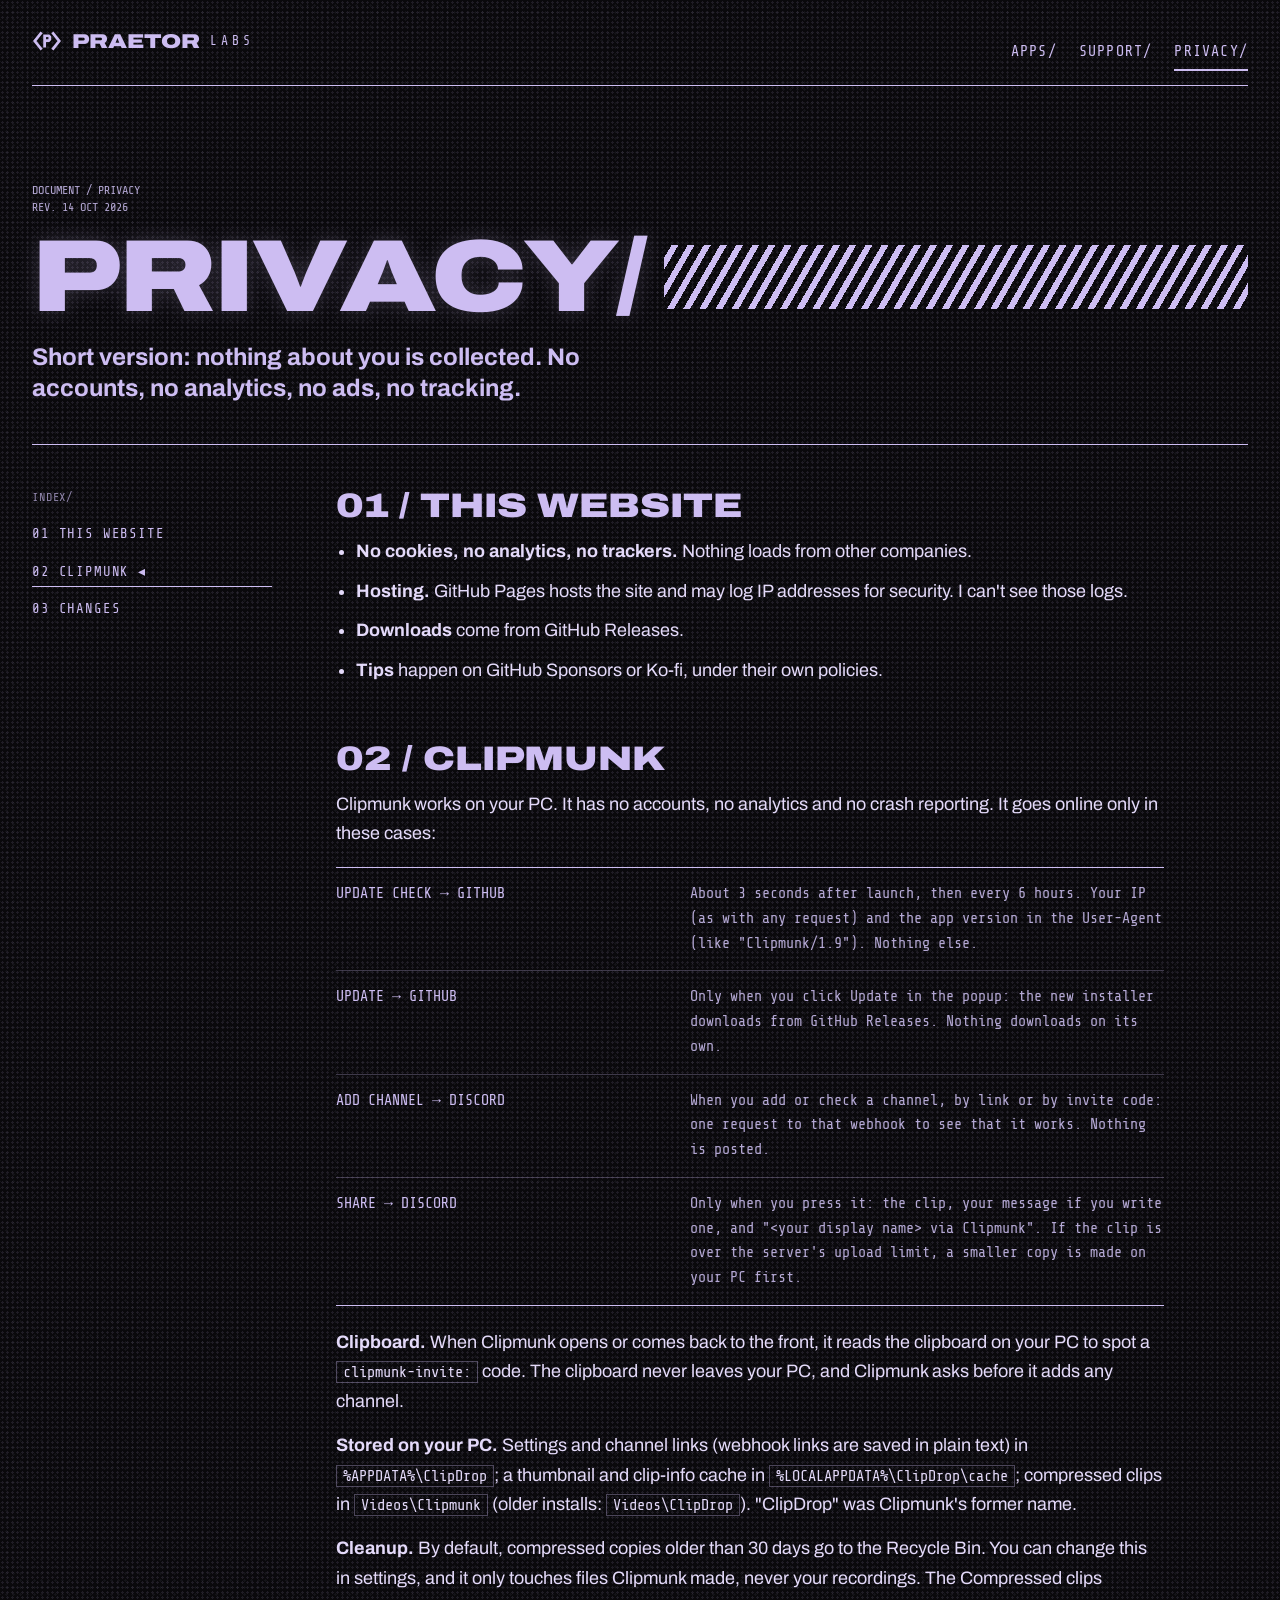
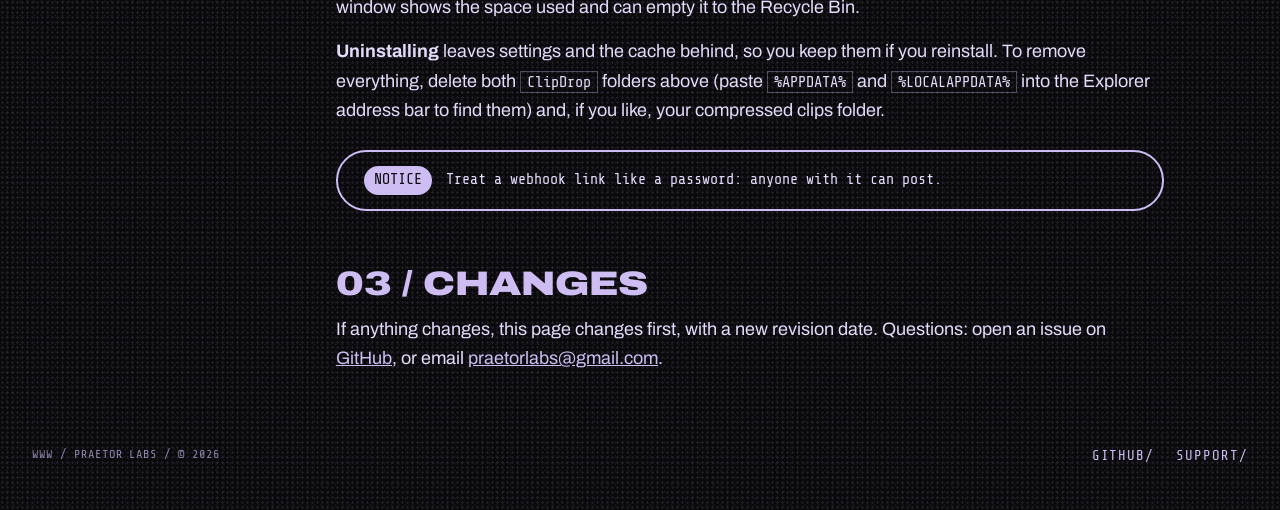
<file: privacy.html>
<!doctype html>
<html lang="en">
<head>
<meta charset="utf-8">
<meta name="viewport" content="width=device-width, initial-scale=1">
<title>Privacy · Praetor Labs</title>
<meta name="description" content="What this website and the Praetor Labs apps send over the internet: almost nothing.">
<meta name="theme-color" content="#0A090C">
<meta property="og:type" content="website">
<meta property="og:site_name" content="Praetor Labs">
<meta property="og:title" content="Privacy · Praetor Labs">
<meta property="og:description" content="What this website and the Praetor Labs apps send over the internet: almost nothing.">
<meta property="og:url" content="https://praetorlabshq.com/privacy.html">
<meta property="og:image" content="https://praetorlabshq.com/assets/img/share.png">
<meta property="og:image:width" content="1200">
<meta property="og:image:height" content="630">
<meta name="twitter:card" content="summary_large_image">
<link rel="canonical" href="https://praetorlabshq.com/privacy.html">
<link rel="icon" type="image/svg+xml" href="/assets/img/favicon.svg">
<link rel="icon" type="image/png" sizes="32x32" href="/assets/img/favicon-32.png">
<link rel="apple-touch-icon" sizes="180x180" href="/assets/img/apple-touch-icon.png">
<link rel="stylesheet" href="/assets/css/site.css">
<style>
body{margin:0;background:#0A090C}
a{color:#CDBDF2}
.h-nav a:hover,.h-toc a:hover{border-bottom-color:#CDBDF2 !important}
a:focus-visible{outline:2px solid #CDBDF2;outline-offset:3px}
@keyframes hm14{from{transform:translateX(0)}to{transform:translateX(16.166px)}}
@keyframes hnudge{0%,100%{transform:translateX(0)}50%{transform:translateX(4px)}}
@keyframes hled{0%,60%,100%{opacity:1}30%,80%{opacity:.35}}
@keyframes hscan{0%{width:0}100%{width:100%}}
@media (prefers-reduced-motion: reduce){*{animation:none !important;transition:none !important}}
</style>
</head>
<body>
<div style="background-color: #0A090C; background-image: radial-gradient(#CDBDF21C 1px, transparent 1.3px), radial-gradient(#CDBDF20E 1px, transparent 1.2px); background-size: 5px 5px, 7px 7px; background-position: 0 0, 3px 2px; color: #CDBDF2; font-family: 'Share Tech Mono', ui-monospace, monospace; font-size: 15px; line-height: 1.45; min-height: 100vh">
  <div style="max-width: 1240px; margin: 0 auto; padding: 0 32px">

    <header style="display: flex; flex-wrap: wrap; align-items: baseline; justify-content: space-between; gap: 18px; padding: 26px 0 14px; border-bottom: 1px solid #CDBDF2">
      <a href="/" style="display: flex; align-items: center; gap: 10px; text-decoration: none">
        <svg viewBox="0 0 48 48" width="30" height="30" aria-hidden="true"><path d="M14 12L4.5 24L14 36M34 12L43.5 24L34 36" fill="none" stroke="#CDBDF2" stroke-width="4.5" stroke-linecap="square"></path><path fill-rule="evenodd" d="M18 13.5H27.75L30.75 16.5V22.5L27.75 25.5H22.5V34.5H18ZM22.5 17.75V21.25H26.25V17.75Z" fill="#CDBDF2"></path></svg>
        <span style="font-family: 'Archivo', sans-serif; font-stretch: 125%; font-weight: 900; font-size: 20px">PRAETOR</span><span style="font-size: 13px; letter-spacing: .3em">LABS</span>
      </a>
      <nav class="h-nav" aria-label="Main" style="display: flex; gap: 22px; font-size: 15px; letter-spacing: .08em">
        <a href="/" style="text-decoration: none; border-bottom: 2px solid transparent; padding: 6px 0">APPS/</a>
        <a href="/support.html" style="text-decoration: none; border-bottom: 2px solid transparent; padding: 6px 0">SUPPORT/</a>
        <a href="/privacy.html" aria-current="page" style="text-decoration: none; border-bottom: 2px solid #CDBDF2; padding: 6px 0">PRIVACY/</a>
      </nav>
    </header>

    <section style="padding: 96px 0 40px; border-bottom: 1px solid #CDBDF2">
      <div style="font-size: 12px; line-height: 1.4; color: #B4A8D4; margin-bottom: 16px">DOCUMENT / PRIVACY<br>REV. 14 OCT 2026</div>
      <div style="display: flex; align-items: center; gap: 18px">
        <h1 style="margin: 0; font-family: 'Archivo', sans-serif; font-stretch: 125%; font-weight: 900; font-size: clamp(56px, 8vw, 116px); line-height: .9; letter-spacing: -.02em; text-shadow: 0 0 22px #CDBDF233">PRIVACY/</h1>
        <span aria-hidden="true" style="flex: 1; height: 64px; position: relative; overflow: hidden"><span style="position: absolute; top: 0; bottom: 0; left: -24px; right: -24px; background: repeating-linear-gradient(-60deg, #CDBDF2 0 6px, transparent 6px 14px); animation: hm14 1.2s linear infinite"></span></span>
      </div>
      <p style="margin: 18px 0 0; font-family: 'Archivo', sans-serif; font-weight: 700; font-size: 24px; line-height: 1.3; max-width: 26em">Short version: nothing about you is collected. No accounts, no analytics, no ads, no tracking.</p>
    </section>

    <div style="display: flex; flex-wrap: wrap; gap: 64px; padding-top: 44px">
      <nav class="h-toc" aria-label="On this page" style="flex: 1 1 200px; max-width: 240px; display: flex; flex-direction: column; gap: 8px; font-size: 14px; letter-spacing: .06em">
        <span style="font-size: 12px; color: #8F84AA; margin-bottom: 6px">INDEX/</span>
        <a href="#site" style="text-decoration: none; border-bottom: 1px solid transparent; padding: 4px 0">01 THIS WEBSITE</a>
        <a href="#clipmunk" style="text-decoration: none; border-bottom: 1px solid #CDBDF2; padding: 4px 0">02 CLIPMUNK ◂</a>
        <a href="#changes" style="text-decoration: none; border-bottom: 1px solid transparent; padding: 4px 0">03 CHANGES</a>
      </nav>

      <article style="flex: 999 1 560px; min-width: 0; max-width: 46em; font-family: 'Archivo', sans-serif; font-size: 18px; line-height: 1.65; color: #E4DAFA">
        <h2 id="site" style="margin: 0 0 14px; font-stretch: 125%; font-weight: 900; font-size: 34px; line-height: 1; color: #CDBDF2">01 / THIS WEBSITE</h2>
        <ul style="margin: 0; padding-left: 20px; display: flex; flex-direction: column; gap: 10px">
          <li><b>No cookies, no analytics, no trackers.</b> Nothing loads from other companies.</li>
          <li><b>Hosting.</b> GitHub Pages hosts the site and may log IP addresses for security. I can't see those logs.</li>
          <li><b>Downloads</b> come from GitHub Releases.</li>
          <li><b>Tips</b> happen on GitHub Sponsors or Ko-fi, under their own policies.</li>
        </ul>

        <h2 id="clipmunk" style="margin: 56px 0 14px; font-stretch: 125%; font-weight: 900; font-size: 34px; line-height: 1; color: #CDBDF2">02 / CLIPMUNK</h2>
        <p style="margin: 0 0 18px">Clipmunk works on your PC. It has no accounts, no analytics and no crash reporting. It goes online only in these cases:</p>
        <div style="font-family: 'Share Tech Mono', monospace; font-size: 15px; border-top: 1px solid #CDBDF2">
          <div style="display: grid; grid-template-columns: 1fr 1.4fr; gap: 16px; padding: 14px 0; border-bottom: 1px solid #CDBDF244"><span style="color: #CDBDF2">UPDATE CHECK <span style="display: inline-block; animation: hnudge 1.4s ease-in-out infinite">→</span> GITHUB</span><span style="color: #B4A8D4">About 3 seconds after launch, then every 6 hours. Your IP (as with any request) and the app version in the User-Agent (like "Clipmunk/1.9"). Nothing else.</span></div>
          <div style="display: grid; grid-template-columns: 1fr 1.4fr; gap: 16px; padding: 14px 0; border-bottom: 1px solid #CDBDF244"><span style="color: #CDBDF2">UPDATE <span style="display: inline-block; animation: hnudge 1.4s .3s ease-in-out infinite">→</span> GITHUB</span><span style="color: #B4A8D4">Only when you click Update in the popup: the new installer downloads from GitHub Releases. Nothing downloads on its own.</span></div>
          <div style="display: grid; grid-template-columns: 1fr 1.4fr; gap: 16px; padding: 14px 0; border-bottom: 1px solid #CDBDF244"><span style="color: #CDBDF2">ADD CHANNEL <span style="display: inline-block; animation: hnudge 1.4s .6s ease-in-out infinite">→</span> DISCORD</span><span style="color: #B4A8D4">When you add or check a channel, by link or by invite code: one request to that webhook to see that it works. Nothing is posted.</span></div>
          <div style="display: grid; grid-template-columns: 1fr 1.4fr; gap: 16px; padding: 14px 0; border-bottom: 1px solid #CDBDF2"><span style="color: #CDBDF2">SHARE <span style="display: inline-block; animation: hnudge 1.4s .9s ease-in-out infinite">→</span> DISCORD</span><span style="color: #B4A8D4">Only when you press it: the clip, your message if you write one, and "&lt;your display name&gt; via Clipmunk". If the clip is over the server's upload limit, a smaller copy is made on your PC first.</span></div>
        </div>
        <p style="margin: 22px 0 0"><b>Clipboard.</b> When Clipmunk opens or comes back to the front, it reads the clipboard on your PC to spot a <code style="font-family: 'Share Tech Mono', monospace; font-size: .85em; border: 1px solid #CDBDF255; padding: 1px 6px">clipmunk-invite:</code> code. The clipboard never leaves your PC, and Clipmunk asks before it adds any channel.</p>
        <p style="margin: 14px 0 0"><b>Stored on your PC.</b> Settings and channel links (webhook links are saved in plain text) in <code style="font-family: 'Share Tech Mono', monospace; font-size: .85em; border: 1px solid #CDBDF255; padding: 1px 6px">%APPDATA%\ClipDrop</code>; a thumbnail and clip-info cache in <code style="font-family: 'Share Tech Mono', monospace; font-size: .85em; border: 1px solid #CDBDF255; padding: 1px 6px">%LOCALAPPDATA%\ClipDrop\cache</code>; compressed clips in <code style="font-family: 'Share Tech Mono', monospace; font-size: .85em; border: 1px solid #CDBDF255; padding: 1px 6px">Videos\Clipmunk</code> (older installs: <code style="font-family: 'Share Tech Mono', monospace; font-size: .85em; border: 1px solid #CDBDF255; padding: 1px 6px">Videos\ClipDrop</code>). "ClipDrop" was Clipmunk's former name.</p>
        <p style="margin: 14px 0 0"><b>Cleanup.</b> By default, compressed copies older than 30 days go to the Recycle Bin. You can change this in settings, and it only touches files Clipmunk made, never your recordings. The Compressed clips window shows the space used and can empty it to the Recycle Bin.</p>
        <p style="margin: 14px 0 0"><b>Uninstalling</b> leaves settings and the cache behind, so you keep them if you reinstall. To remove everything, delete both <code style="font-family: 'Share Tech Mono', monospace; font-size: .85em; border: 1px solid #CDBDF255; padding: 1px 6px">ClipDrop</code> folders above (paste <code style="font-family: 'Share Tech Mono', monospace; font-size: .85em; border: 1px solid #CDBDF255; padding: 1px 6px">%APPDATA%</code> and <code style="font-family: 'Share Tech Mono', monospace; font-size: .85em; border: 1px solid #CDBDF255; padding: 1px 6px">%LOCALAPPDATA%</code> into the Explorer address bar to find them) and, if you like, your compressed clips folder.</p>
        <div style="margin-top: 24px; border: 2px solid #CDBDF2; border-radius: 99px; padding: 14px 26px; font-family: 'Share Tech Mono', monospace; font-size: 15px; display: flex; gap: 14px; align-items: center"><span style="background: #CDBDF2; color: #0A090C; padding: 2px 10px; border-radius: 99px; animation: hled 1.6s infinite">NOTICE</span><span>Treat a webhook link like a password: anyone with it can post.</span></div>

        <h2 id="changes" style="margin: 56px 0 14px; font-stretch: 125%; font-weight: 900; font-size: 34px; line-height: 1; color: #CDBDF2">03 / CHANGES</h2>
        <p style="margin: 0">If anything changes, this page changes first, with a new revision date. Questions: open an issue on <a href="https://github.com/PraetorLabs01/Clipmunk/issues">GitHub</a>, or email <a href="mailto:praetorlabs@gmail.com" data-copy-email title="Click to copy praetorlabs@gmail.com">praetorlabs@gmail.com</a>.</p>
      </article>
    </div>

    <footer style="display: flex; flex-wrap: wrap; justify-content: space-between; gap: 18px; padding: 72px 0 44px; font-size: 12px; letter-spacing: .08em; color: #8F84AA">
      <span>WWW / PRAETOR LABS / © 2026</span>
      <span style="display: flex; gap: 22px; font-size: 14px"><a href="https://github.com/PraetorLabs01" style="text-decoration: none">GITHUB/</a><a href="/support.html" style="text-decoration: none">SUPPORT/</a></span>
    </footer>
  </div>
</div>
<script>
// Clicking an email link copies the address too, because mailto: does nothing on PCs with no email app set up.
document.querySelectorAll('[data-copy-email]').forEach(function (a) {
  a.addEventListener('click', function () {
    var addr = a.getAttribute('href').replace('mailto:', '');
    var label = a.textContent;
    function done() { a.textContent = 'copied \u2713'; setTimeout(function () { a.textContent = label; }, 1800); }
    function fallback() {
      var t = document.createElement('textarea');
      t.value = addr; t.setAttribute('readonly', ''); t.style.position = 'fixed'; t.style.opacity = '0';
      document.body.appendChild(t); t.select();
      try { if (document.execCommand('copy')) done(); } catch (e) {}
      document.body.removeChild(t);
    }
    if (navigator.clipboard && window.isSecureContext) { navigator.clipboard.writeText(addr).then(done, fallback); } else { fallback(); }
  });
});
</script>
</body>
</html>
</file>
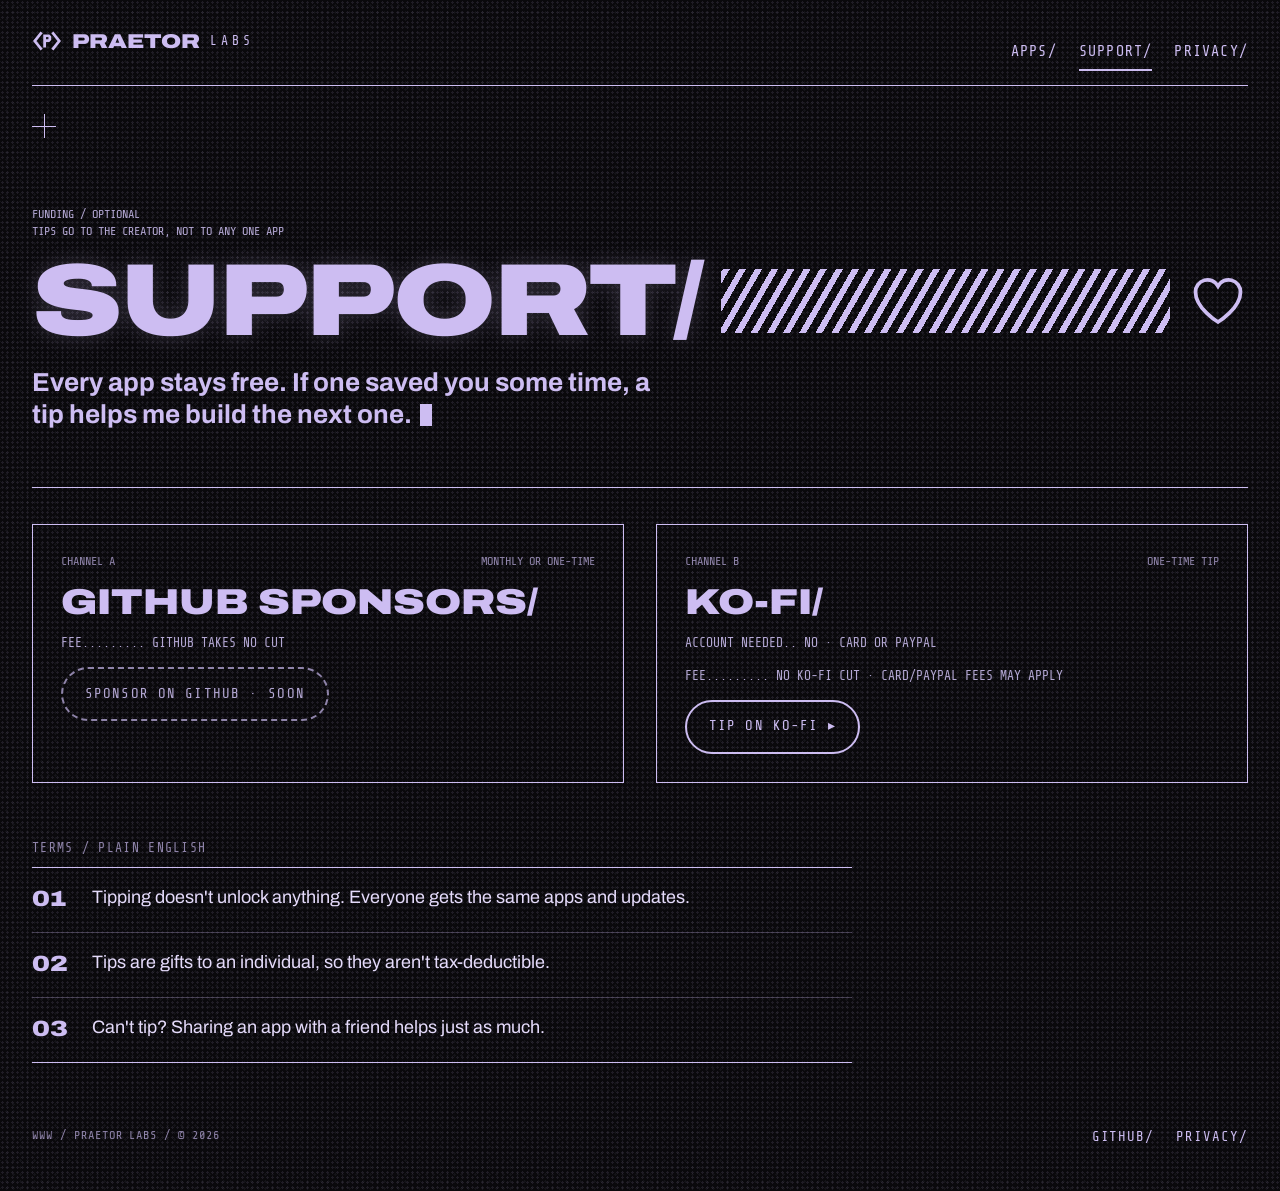
<file: support.html>
<!doctype html>
<html lang="en">
<head>
<meta charset="utf-8">
<meta name="viewport" content="width=device-width, initial-scale=1">
<title>Support · Praetor Labs</title>
<meta name="description" content="Every Praetor Labs app is free. If one saved you time, a tip helps build the next one.">
<meta name="theme-color" content="#0A090C">
<meta property="og:type" content="website">
<meta property="og:site_name" content="Praetor Labs">
<meta property="og:title" content="Support · Praetor Labs">
<meta property="og:description" content="Every Praetor Labs app is free. If one saved you time, a tip helps build the next one.">
<meta property="og:url" content="https://praetorlabshq.com/support.html">
<meta property="og:image" content="https://praetorlabshq.com/assets/img/share.png">
<meta property="og:image:width" content="1200">
<meta property="og:image:height" content="630">
<meta name="twitter:card" content="summary_large_image">
<link rel="canonical" href="https://praetorlabshq.com/support.html">
<link rel="icon" type="image/svg+xml" href="/assets/img/favicon.svg">
<link rel="icon" type="image/png" sizes="32x32" href="/assets/img/favicon-32.png">
<link rel="apple-touch-icon" sizes="180x180" href="/assets/img/apple-touch-icon.png">
<link rel="stylesheet" href="/assets/css/site.css">
<style>
body{margin:0;background:#0A090C}
a{color:#CDBDF2}
.h-nav a:hover{border-bottom-color:#CDBDF2 !important}
.h-cta:hover{background:#CDBDF2 !important;color:#0A090C !important}
a:focus-visible{outline:2px solid #CDBDF2;outline-offset:3px}
@keyframes hm14{from{transform:translateX(0)}to{transform:translateX(16.166px)}}
@keyframes hb{50%{opacity:0}}
@keyframes hled{0%,60%,100%{opacity:1}30%,80%{opacity:.35}}
@keyframes hfloat{0%,100%{transform:translateY(0)}50%{transform:translateY(-5px)}}
@media (prefers-reduced-motion: reduce){*{animation:none !important;transition:none !important}}
</style>
</head>
<body>
<div style="background-color: #0A090C; background-image: radial-gradient(#CDBDF21C 1px, transparent 1.3px), radial-gradient(#CDBDF20E 1px, transparent 1.2px); background-size: 5px 5px, 7px 7px; background-position: 0 0, 3px 2px; color: #CDBDF2; font-family: 'Share Tech Mono', ui-monospace, monospace; font-size: 15px; line-height: 1.45; min-height: 100vh">
  <div style="max-width: 1240px; margin: 0 auto; padding: 0 32px">

    <header style="display: flex; flex-wrap: wrap; align-items: baseline; justify-content: space-between; gap: 18px; padding: 26px 0 14px; border-bottom: 1px solid #CDBDF2">
      <a href="/" style="display: flex; align-items: center; gap: 10px; text-decoration: none">
        <svg viewBox="0 0 48 48" width="30" height="30" aria-hidden="true"><path d="M14 12L4.5 24L14 36M34 12L43.5 24L34 36" fill="none" stroke="#CDBDF2" stroke-width="4.5" stroke-linecap="square"></path><path fill-rule="evenodd" d="M18 13.5H27.75L30.75 16.5V22.5L27.75 25.5H22.5V34.5H18ZM22.5 17.75V21.25H26.25V17.75Z" fill="#CDBDF2"></path></svg>
        <span style="font-family: 'Archivo', sans-serif; font-stretch: 125%; font-weight: 900; font-size: 20px">PRAETOR</span><span style="font-size: 13px; letter-spacing: .3em">LABS</span>
      </a>
      <nav class="h-nav" aria-label="Main" style="display: flex; gap: 22px; font-size: 15px; letter-spacing: .08em">
        <a href="/" style="text-decoration: none; border-bottom: 2px solid transparent; padding: 6px 0">APPS/</a>
        <a href="/support.html" aria-current="page" style="text-decoration: none; border-bottom: 2px solid #CDBDF2; padding: 6px 0">SUPPORT/</a>
        <a href="/privacy.html" style="text-decoration: none; border-bottom: 2px solid transparent; padding: 6px 0">PRIVACY/</a>
      </nav>
    </header>

    <section style="position: relative; padding: 120px 0 56px">
      <span aria-hidden="true" style="position: absolute; top: 40px; left: 0; width: 24px; height: 1px; background: #CDBDF2"></span><span aria-hidden="true" style="position: absolute; top: 28px; left: 12px; width: 1px; height: 24px; background: #CDBDF2"></span>
      <div style="font-size: 12px; line-height: 1.4; color: #B4A8D4; margin-bottom: 16px">FUNDING / OPTIONAL<br>TIPS GO TO THE CREATOR, NOT TO ANY ONE APP</div>
      <div style="display: flex; align-items: center; gap: 18px">
        <h1 style="margin: 0; font-family: 'Archivo', sans-serif; font-stretch: 125%; font-weight: 900; font-size: clamp(56px, 8vw, 116px); line-height: .9; letter-spacing: -.02em; text-shadow: 0 0 22px #CDBDF233">SUPPORT/</h1>
        <span aria-hidden="true" style="flex: 1; height: 64px; position: relative; overflow: hidden"><span style="position: absolute; top: 0; bottom: 0; left: -24px; right: -24px; background: repeating-linear-gradient(-60deg, #CDBDF2 0 6px, transparent 6px 14px); animation: hm14 1.2s linear infinite"></span></span>
        <svg viewBox="0 0 40 40" width="60" height="60" aria-hidden="true" style="flex: none; animation: hfloat 3s ease-in-out infinite"><path d="M20 34S5 25 5 14a8 8 0 0 1 15-4 8 8 0 0 1 15 4c0 11-15 20-15 20z" fill="none" stroke="#CDBDF2" stroke-width="2.5"></path></svg>
      </div>
      <p style="margin: 18px 0 0; font-family: 'Archivo', sans-serif; font-weight: 700; font-size: 26px; line-height: 1.25; max-width: 24em">Every app stays free. If one saved you some time, a tip helps me build the next one.<span aria-hidden="true" style="display: inline-block; width: 12px; height: 22px; margin-left: 8px; background: #CDBDF2; vertical-align: -3px; animation: hb 1s steps(1) infinite"></span></p>
    </section>

    <section style="display: grid; grid-template-columns: repeat(auto-fit, minmax(380px, 1fr)); gap: 32px; border-top: 1px solid #CDBDF2; padding-top: 36px">
      <div style="display: flex; flex-direction: column; gap: 14px; border: 1px solid #CDBDF2; padding: 28px">
        <div style="display: flex; justify-content: space-between; font-size: 12px; color: #8F84AA"><span>CHANNEL A</span><span>MONTHLY OR ONE-TIME</span></div>
        <div style="font-family: 'Archivo', sans-serif; font-stretch: 125%; font-weight: 900; font-size: 36px; line-height: 1">GITHUB SPONSORS/</div>
        <div style="font-size: 13px; color: #B4A8D4">FEE......... GITHUB TAKES NO CUT</div>
        <span aria-disabled="true" style="align-self: flex-start; display: inline-flex; align-items: center; gap: 10px; min-height: 50px; padding: 0 22px; border: 2px dashed #8F84AA; border-radius: 99px; color: #B4A8D4; font-size: 14px; letter-spacing: .08em">SPONSOR ON GITHUB · <span style="animation: hled 1.6s infinite">SOON</span></span>
      </div>
      <div style="display: flex; flex-direction: column; gap: 14px; border: 1px solid #CDBDF2; padding: 28px">
        <div style="display: flex; justify-content: space-between; font-size: 12px; color: #8F84AA"><span>CHANNEL B</span><span>ONE-TIME TIP</span></div>
        <div style="font-family: 'Archivo', sans-serif; font-stretch: 125%; font-weight: 900; font-size: 36px; line-height: 1">KO-FI/</div>
        <div style="font-size: 13px; color: #B4A8D4">ACCOUNT NEEDED.. NO · CARD OR PAYPAL</div>
        <div style="font-size: 13px; color: #B4A8D4">FEE......... NO KO-FI CUT · CARD/PAYPAL FEES MAY APPLY</div>
        <a class="h-cta" href="https://ko-fi.com/praetorlabs" style="align-self: flex-start; display: inline-flex; align-items: center; gap: 10px; min-height: 50px; padding: 0 22px; border: 2px solid #CDBDF2; border-radius: 99px; color: #CDBDF2; font-size: 14px; letter-spacing: .08em; text-decoration: none">TIP ON KO-FI ▸</a>
      </div>
    </section>

    <section style="padding: 56px 0 0; max-width: 820px">
      <div style="font-size: 13px; letter-spacing: .1em; color: #8F84AA; margin-bottom: 10px">TERMS / PLAIN ENGLISH</div>
      <div style="display: grid; grid-template-columns: 60px 1fr; border-top: 1px solid #CDBDF2">
        <span style="padding: 16px 0; border-bottom: 1px solid #CDBDF244; font-family: 'Archivo', sans-serif; font-stretch: 125%; font-weight: 900; font-size: 22px">01</span><span style="padding: 16px 0; border-bottom: 1px solid #CDBDF244; font-family: 'Archivo', sans-serif; font-size: 18px; color: #E4DAFA">Tipping doesn't unlock anything. Everyone gets the same apps and updates.</span>
        <span style="padding: 16px 0; border-bottom: 1px solid #CDBDF244; font-family: 'Archivo', sans-serif; font-stretch: 125%; font-weight: 900; font-size: 22px">02</span><span style="padding: 16px 0; border-bottom: 1px solid #CDBDF244; font-family: 'Archivo', sans-serif; font-size: 18px; color: #E4DAFA">Tips are gifts to an individual, so they aren't tax-deductible.</span>
        <span style="padding: 16px 0; border-bottom: 1px solid #CDBDF2; font-family: 'Archivo', sans-serif; font-stretch: 125%; font-weight: 900; font-size: 22px">03</span><span style="padding: 16px 0; border-bottom: 1px solid #CDBDF2; font-family: 'Archivo', sans-serif; font-size: 18px; color: #E4DAFA">Can't tip? Sharing an app with a friend helps just as much.</span>
      </div>
    </section>

    <footer style="display: flex; flex-wrap: wrap; justify-content: space-between; gap: 18px; padding: 64px 0 44px; font-size: 12px; letter-spacing: .08em; color: #8F84AA">
      <span>WWW / PRAETOR LABS / © 2026</span>
      <span style="display: flex; gap: 22px; font-size: 14px"><a href="https://github.com/PraetorLabs01" style="text-decoration: none">GITHUB/</a><a href="/privacy.html" style="text-decoration: none">PRIVACY/</a></span>
    </footer>
  </div>
</div>
</body>
</html>
</file>
<file: assets/css/site.css>
/* Self-hosted so the site makes no third-party requests. Both fonts: SIL Open Font License (see /assets/fonts/). */
@font-face{font-family:'Archivo';src:url('/assets/fonts/Archivo.woff2') format('woff2');font-weight:100 900;font-stretch:62% 125%;font-display:swap}
@font-face{font-family:'Share Tech Mono';src:url('/assets/fonts/ShareTechMono.woff2') format('woff2');font-weight:400;font-display:swap}
html{scroll-behavior:smooth}

/* Phones: the mockups were drawn for desktop; these rules fold every multi-column layout into one column. */
@media (max-width: 680px){
  #apps > div:first-child{flex-wrap:wrap;gap:8px}
  [style*="padding: 0 32px"]{padding-left:16px !important;padding-right:16px !important}
  [style*="grid-template-columns: repeat(auto-fit"],[style*="grid-template-columns: auto 1fr"],[style*="grid-template-columns: 1fr 1fr"]{grid-template-columns:1fr !important}
  h1{font-size:clamp(28px,10vw,52px) !important}
  h1[style*="nowrap"]{font-size:8vw !important}
  h2{font-size:clamp(24px,7.5vw,40px) !important}
  [style*="font-size: 150px"]{font-size:84px !important}
  figure[style*="padding: 32px 40px 40px 0"]{padding:28px 28px 28px 0 !important}
  svg[style*="hfloat"]{display:none}
  section [aria-hidden="true"][style*="top: 260px"]{display:none !important}
  nav.h-nav{gap:14px !important;font-size:13px !important}
}
</file>
